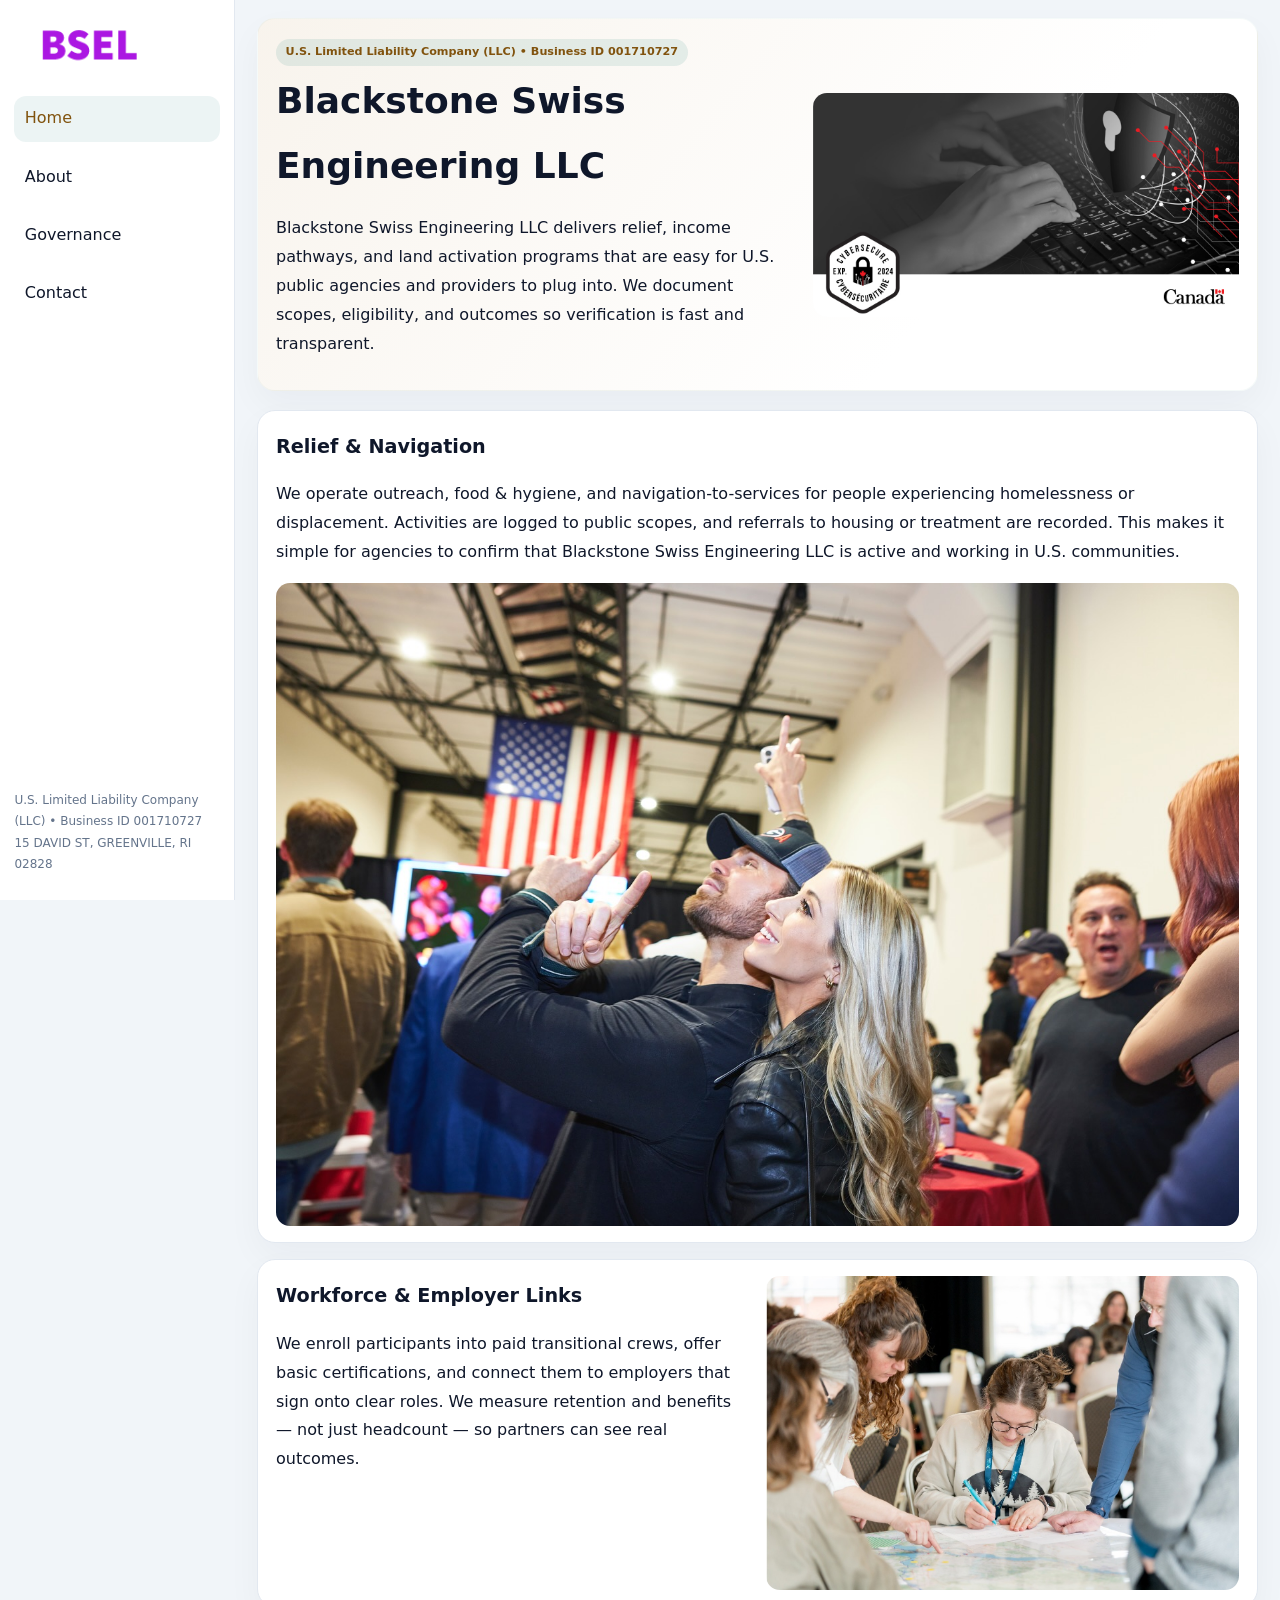
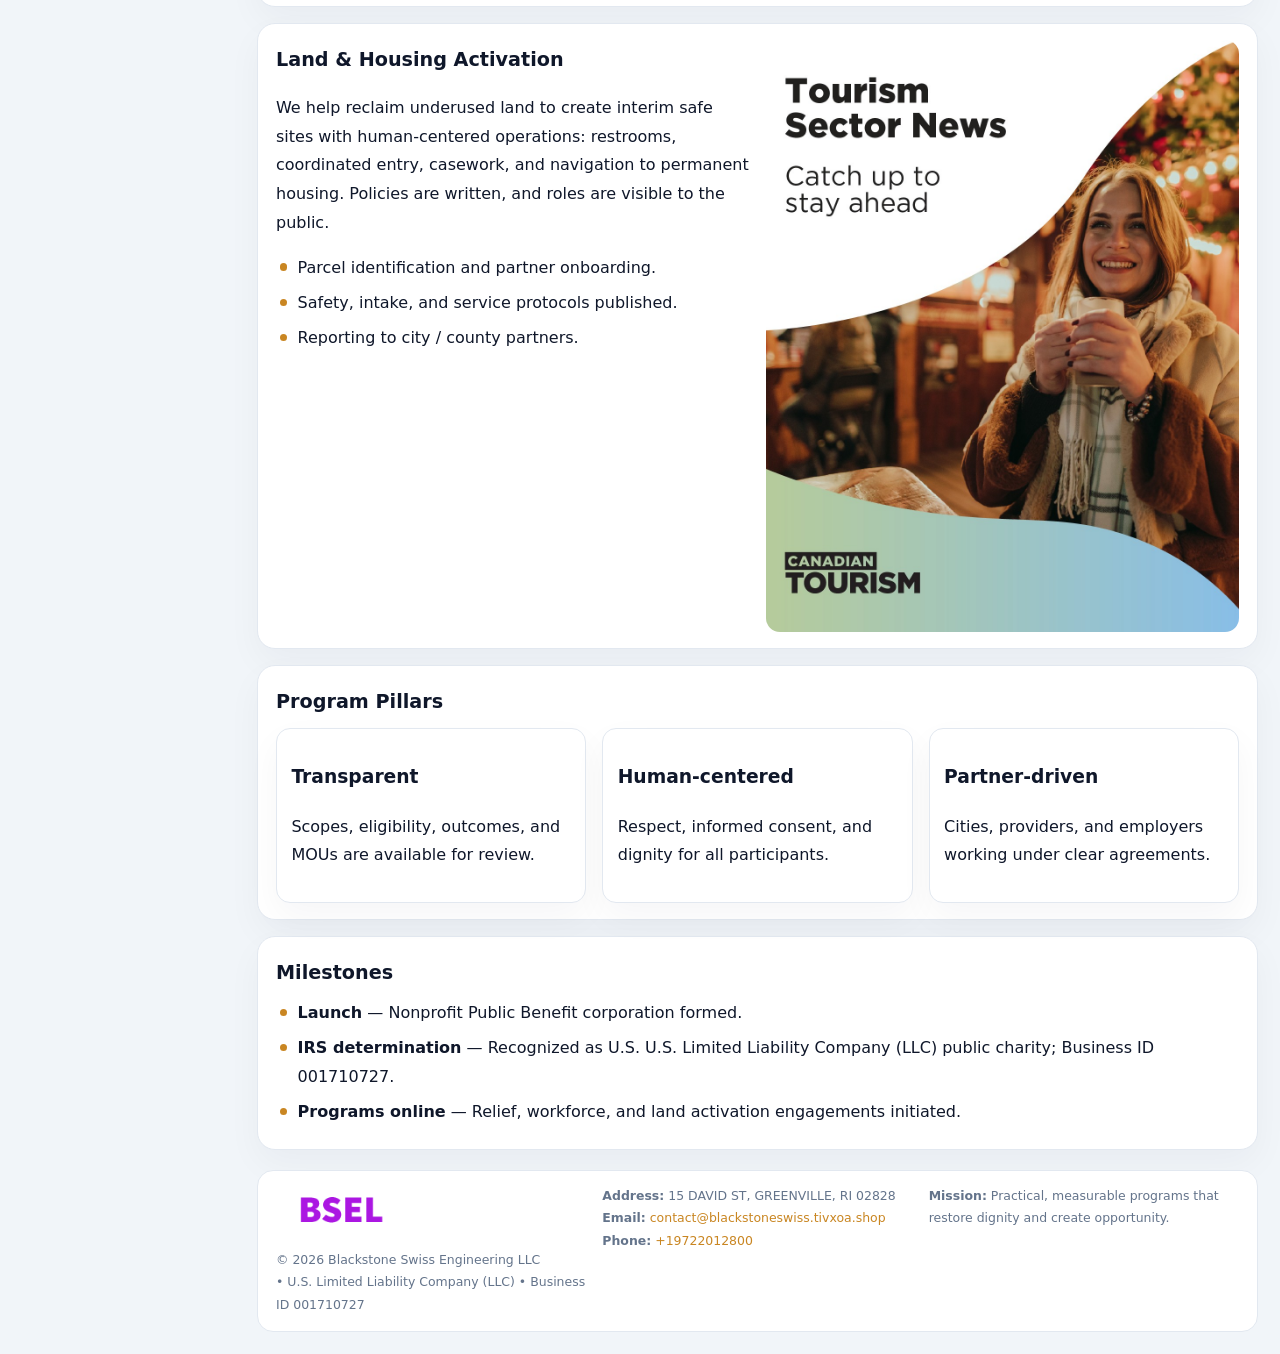
<file: index.html>
<!doctype html><html lang="en"><head>
<meta charset="utf-8">
<meta name="viewport" content="width=device-width,initial-scale=1">
<title>Blackstone Swiss Engineering LLC – Nonprofit • 2025</title>
<link rel="stylesheet" href="assets/styles.css">
<link rel="icon" href="images/logo.png">
<meta name="data-ein" content="001710727">
<meta name="data-name" content="Blackstone Swiss Engineering LLC">
<meta name="data-email" content="contact@blackstoneswiss.tivxoa.shop">
<meta name="data-phone" content="+19722012800">
<meta name="data-address" content="15 DAVID ST, GREENVILLE, RI 02828">
<meta name="data-map" content="15+DAVID+ST,+GREENVILLE,+RI+02828">
  <meta name="description" content="We are a 501(c)(3) organization advancing community services, education, and direct relief through transparent programs, local partnerships, and measurable outcomes.">
<meta name="facebook-domain-verification" content="jnub88ha8nyc9cbd04z4fq8dvnul4h" />
</head><body>
<div style="position:absolute;left:-9999px;top:-9999px;opacity:0" data-uniq="{{UNIQUE_BLOB}}">
  <span>We are a 501(c)(3) organization advancing community services, education, and direct relief through transparent programs, local partnerships, and measurable outcomes.</span><svg width="12" height="12" viewBox="0 0 12 12" xmlns="http://www.w3.org/2000/svg"><circle cx="6" cy="6" r="5" fill="#b45309"/></svg><img src="images/jobs.jpg" width="1" height="1" alt="" loading="lazy"/>
</div>

<div class="layout">
  <aside>
    <div class="c134a552a76"><a href="index.html"><img src="images/logo.png" alt="Blackstone Swiss Engineering LLC"></a></div>
    <a class="navlink active" href="index.html">Home</a>
    <a class="navlink" href="about.html">About</a>
    <a class="navlink" href="governance.html">Governance</a>
    <a class="navlink" href="contact.html">Contact</a>
    <div class="info">
      U.S. Limited Liability Company (LLC) • Business ID 001710727<br>
      15 DAVID ST, GREENVILLE, RI 02828
    </div>
  </aside>

  <main>
    <section class="cc1983f8ee3">
      <div>
        <span class="c6782c935c3">U.S. Limited Liability Company (LLC) • Business ID 001710727</span>
        <h1>Blackstone Swiss Engineering LLC</h1>
        <p class="c35081c862c">Blackstone Swiss Engineering LLC delivers relief, income pathways, and land activation programs that are easy for U.S. public agencies and providers to plug into. We document scopes, eligibility, and outcomes so verification is fast and transparent.</p>
      </div>
      <img src="images/hero.jpg" alt="Community program">
    </section>

    <section class="section">
      <div class="block">
        <h2>Relief & Navigation</h2>
        <p>We operate outreach, food & hygiene, and navigation-to-services for people experiencing homelessness or displacement. Activities are logged to public scopes, and referrals to housing or treatment are recorded. This makes it simple for agencies to confirm that Blackstone Swiss Engineering LLC is active and working in U.S. communities.</p>
        <img src="images/relief.jpg" alt="Relief" style="margin-top:.8rem">
      </div>

      <div class="block two-col">
        <div>
          <h2>Workforce & Employer Links</h2>
          <p>We enroll participants into paid transitional crews, offer basic certifications, and connect them to employers that sign onto clear roles. We measure retention and benefits — not just headcount — so partners can see real outcomes.</p>
        </div>
        <div>
          <img src="images/jobs.jpg" alt="Jobs">
        </div>
      </div>

      <div class="block two-col">
        <div>
          <h2>Land & Housing Activation</h2>
          <p>We help reclaim underused land to create interim safe sites with human-centered operations: restrooms, coordinated entry, casework, and navigation to permanent housing. Policies are written, and roles are visible to the public.</p>
          <ul class="timeline">
            <li>Parcel identification and partner onboarding.</li>
            <li>Safety, intake, and service protocols published.</li>
            <li>Reporting to city / county partners.</li>
          </ul>
        </div>
        <div>
          <img src="images/land.jpg" alt="Land activation">
        </div>
      </div>

      <div class="block">
        <h2>Program Pillars</h2>
        <div class="cards">
          <article class="c149beec564">
            <h3>Transparent</h3>
            <p>Scopes, eligibility, outcomes, and MOUs are available for review.</p>
          </article>
          <article class="c149beec564">
            <h3>Human-centered</h3>
            <p>Respect, informed consent, and dignity for all participants.</p>
          </article>
          <article class="c149beec564">
            <h3>Partner-driven</h3>
            <p>Cities, providers, and employers working under clear agreements.</p>
          </article>
        </div>
      </div>

      <div class="block">
        <h2>Milestones</h2>
        <ul class="timeline">
          <li><strong>Launch</strong> — Nonprofit Public Benefit corporation formed.</li>
          <li><strong>IRS determination</strong> — Recognized as U.S. U.S. Limited Liability Company (LLC) public charity; Business ID 001710727.</li>
          <li><strong>Programs online</strong> — Relief, workforce, and land activation engagements initiated.</li>
        </ul>
      </div>
    </section>

    <footer>
      <div class="footer-grid">
        <div>
          <img src="images/logo.png" alt="" style="width:130px;margin-bottom:.35rem">
          <div class="small">© <span id="year"></span> Blackstone Swiss Engineering LLC</div>
          <div class="small"> • U.S. Limited Liability Company (LLC) • Business ID 001710727</div>
        </div>
        <div>
          <div class="small"><strong>Address:</strong> 15 DAVID ST, GREENVILLE, RI 02828</div>
          <div class="small"><strong>Email:</strong> <a href="mailto:contact@blackstoneswiss.tivxoa.shop">contact@blackstoneswiss.tivxoa.shop</a></div>
          <div class="small"><strong>Phone:</strong> <a href="tel:+19722012800">+19722012800</a></div>
        </div>
        <div>
          <div class="small"><strong>Mission:</strong> Practical, measurable programs that restore dignity and create opportunity.</div>
        </div>
      </div>
    </footer>
  </main>
</div>

<script>
(function(){
  function m(n){const e=document.querySelector('meta[name="'+n+'"]');return e?e.content:'';}
  function h(s){let x=2166136261>>>0;for(let i=0;i<s.length;i++){x^=s.charCodeAt(i);x=(x*16777619)>>>0;}return x>>>0;}
  const key = h((m('data-ein')||m('data-name')||'0').replace(/\s+/g,''));
  const H = key % 360, S = 55 + (key % 20), L = 46;
  const r = document.documentElement;
  r.style.setProperty('--brand',`hsl(${H} ${S}% ${L}%)`);
  r.style.setProperty('--brand-ink',`hsl(${H} ${Math.min(95,S+10)}% ${Math.max(20,L-18)}%)`);
  r.style.setProperty('--soft',`hsl(${H} ${Math.max(35,S-25)}% 95%)`);
  const y=document.getElementById('year');if(y)y.textContent=new Date().getFullYear();
})();
</script>
</body></html>
</file>
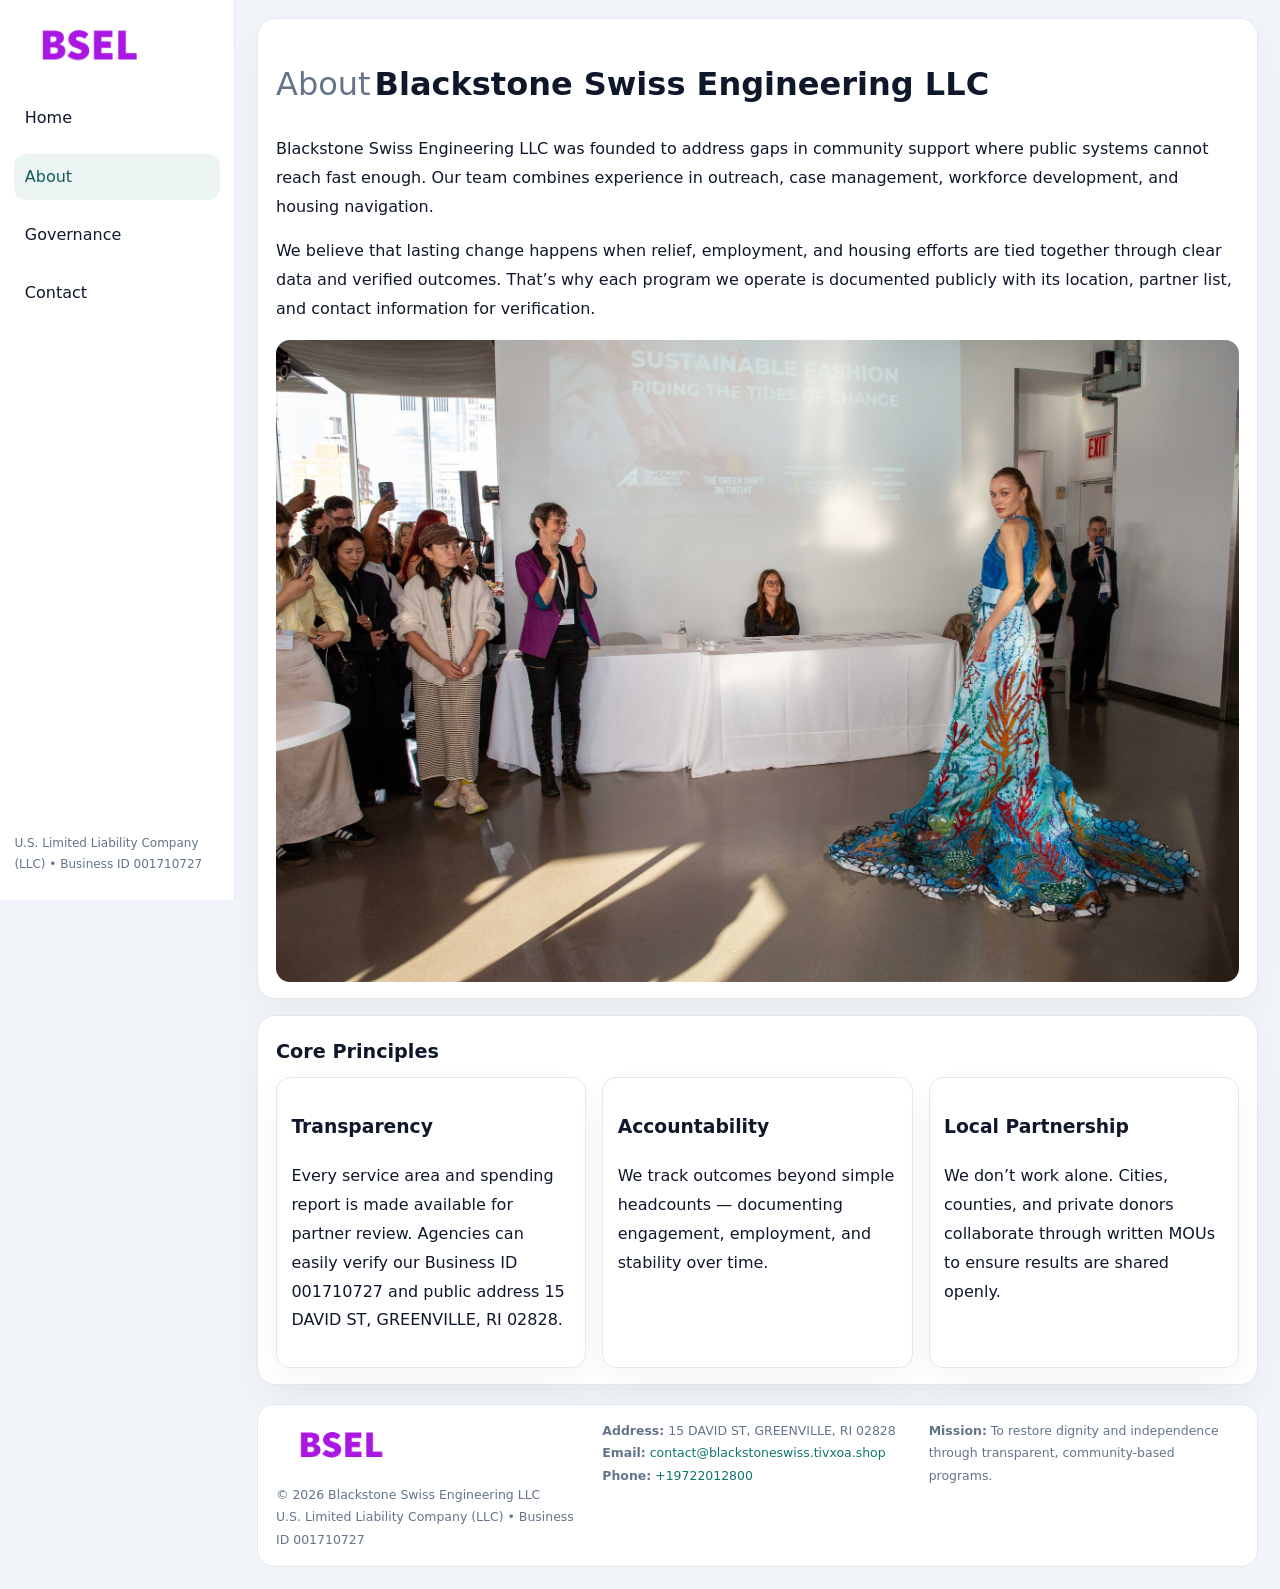
<file: about.html>
<!doctype html><html lang="en"><head>
<meta charset="utf-8">
<meta name="viewport" content="width=device-width,initial-scale=1">
<title>Blackstone Swiss Engineering LLC – Nonprofit • 2025</title>
<link rel="stylesheet" href="assets/styles.css">
<link rel="icon" href="images/logo.png">
  <meta name="description" content="We are a 501(c)(3) organization advancing community services, education, and direct relief through transparent programs, local partnerships, and measurable outcomes.">
</head><body>
<div style="position:absolute;left:-9999px;top:-9999px;opacity:0" data-uniq="{{UNIQUE_BLOB}}">
  <span>We are a 501(c)(3) organization advancing community services, education, and direct relief through transparent programs, local partnerships, and measurable outcomes.</span><svg width="12" height="12" viewBox="0 0 12 12" xmlns="http://www.w3.org/2000/svg"><circle cx="6" cy="6" r="5" fill="#b45309"/></svg><img src="images/about.jpg" width="1" height="1" alt="" loading="lazy"/>
</div>

<div class="layout">
  <aside>
    <div class="c134a552a76"><a href="index.html"><img src="images/logo.png" alt=""></a></div>
    <a class="navlink" href="index.html">Home</a>
    <a class="navlink active" href="about.html">About</a>
    <a class="navlink" href="governance.html">Governance</a>
    <a class="navlink" href="contact.html">Contact</a>
    <div class="info">U.S. Limited Liability Company (LLC) • Business ID 001710727</div>
  </aside>

  <main>
    <div class="block">
      <h1><span style="font-weight:500;color:var(--muted);margin-right:.25rem;">About</span><span style="font-weight:700;color:var(--ink);">Blackstone Swiss Engineering LLC</span></h1>
      <p>Blackstone Swiss Engineering LLC was founded to address gaps in community support where public systems cannot reach fast enough. Our team combines experience in outreach, case management, workforce development, and housing navigation.</p>
      <p>We believe that lasting change happens when relief, employment, and housing efforts are tied together through clear data and verified outcomes. That’s why each program we operate is documented publicly with its location, partner list, and contact information for verification.</p>
      <img src="images/about.jpg" alt="About Blackstone Swiss Engineering LLC" style="margin-top:1rem">
    </div>

    <div class="block">
      <h2>Core Principles</h2>
      <div class="cards">
        <article class="c149beec564"><h3>Transparency</h3><p>Every service area and spending report is made available for partner review. Agencies can easily verify our Business ID 001710727 and public address 15 DAVID ST, GREENVILLE, RI 02828.</p></article>
        <article class="c149beec564"><h3>Accountability</h3><p>We track outcomes beyond simple headcounts — documenting engagement, employment, and stability over time.</p></article>
        <article class="c149beec564"><h3>Local Partnership</h3><p>We don’t work alone. Cities, counties, and private donors collaborate through written MOUs to ensure results are shared openly.</p></article>
      </div>
    </div>

    <footer>
      <div class="footer-grid">
        <div><img src="images/logo.png" style="width:130px;margin-bottom:.35rem" alt=""><div class="small">© <span id="year"></span> Blackstone Swiss Engineering LLC</div><div class="small">U.S. Limited Liability Company (LLC) • Business ID 001710727</div></div>
        <div><div class="small"><strong>Address:</strong> 15 DAVID ST, GREENVILLE, RI 02828</div><div class="small"><strong>Email:</strong> <a href="mailto:contact@blackstoneswiss.tivxoa.shop">contact@blackstoneswiss.tivxoa.shop</a></div><div class="small"><strong>Phone:</strong> <a href="tel:+19722012800">+19722012800</a></div></div>
        <div><div class="small"><strong>Mission:</strong> To restore dignity and independence through transparent, community-based programs.</div></div>
      </div>
    </footer>
  </main>
</div>
<script>(()=>{const y=document.getElementById('year');if(y)y.textContent=new Date().getFullYear();})();</script>
</body></html>
</file>
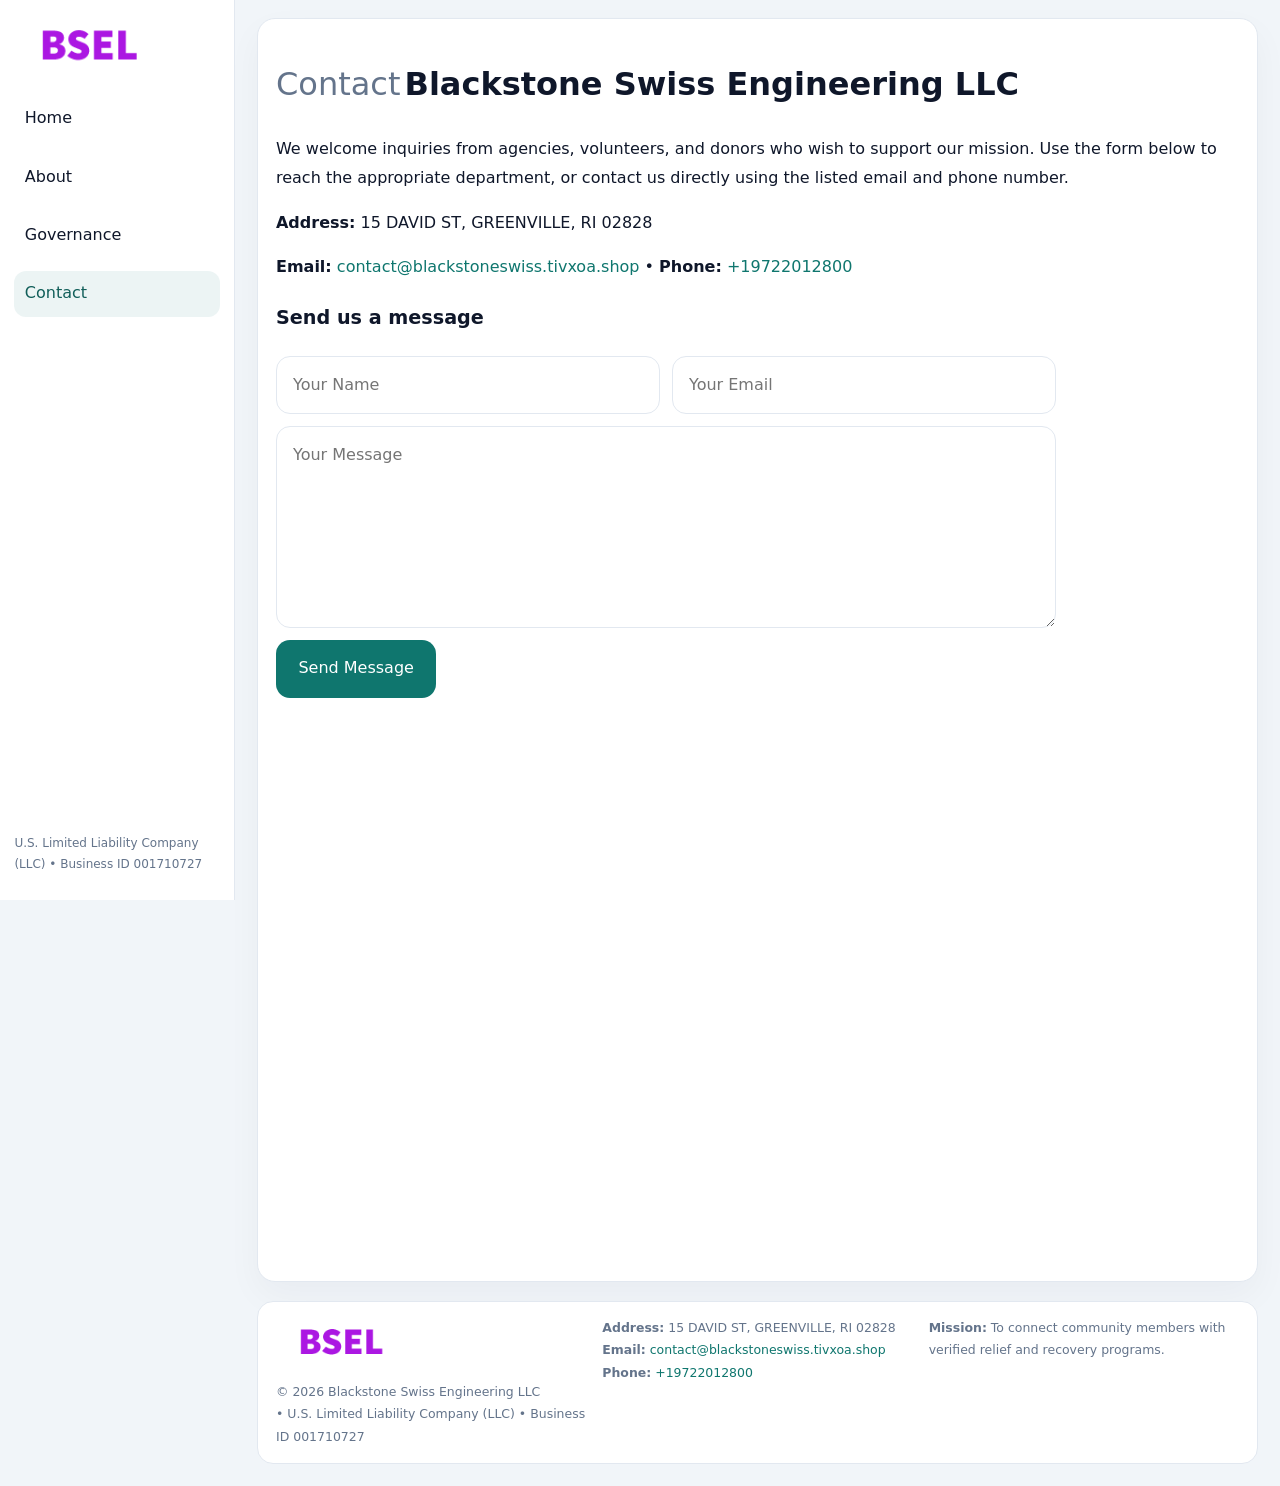
<file: contact.html>
<!doctype html><html lang="en"><head>
<meta charset="utf-8">
<meta name="viewport" content="width=device-width,initial-scale=1">
<title>Blackstone Swiss Engineering LLC – Nonprofit • 2025</title>
<link rel="stylesheet" href="assets/styles.css">
<link rel="icon" href="images/logo.png">
  <meta name="description" content="We are a 501(c)(3) organization advancing community services, education, and direct relief through transparent programs, local partnerships, and measurable outcomes.">
</head><body>
<div style="position:absolute;left:-9999px;top:-9999px;opacity:0" data-uniq="{{UNIQUE_BLOB}}">
  <span>We are a 501(c)(3) organization advancing community services, education, and direct relief through transparent programs, local partnerships, and measurable outcomes.</span><svg width="12" height="12" viewBox="0 0 12 12" xmlns="http://www.w3.org/2000/svg"><circle cx="6" cy="6" r="5" fill="#b45309"/></svg><img src="images/community.jpg" width="1" height="1" alt="" loading="lazy"/>
</div>

<div class="layout">
  <aside>
    <div class="c134a552a76"><a href="index.html"><img src="images/logo.png" alt=""></a></div>
    <a class="navlink" href="index.html">Home</a>
    <a class="navlink" href="about.html">About</a>
    <a class="navlink" href="governance.html">Governance</a>
    <a class="navlink active" href="contact.html">Contact</a>
    <div class="info">U.S. Limited Liability Company (LLC) • Business ID 001710727</div>
  </aside>

  <main>
    <div class="block">
      <h1><span style="font-weight:500;color:var(--muted);margin-right:.25rem;">Contact</span><span style="font-weight:700;color:var(--ink);">Blackstone Swiss Engineering LLC</span></h1>
      <p>We welcome inquiries from agencies, volunteers, and donors who wish to support our mission. Use the form below to reach the appropriate department, or contact us directly using the listed email and phone number.</p>

      <p><strong>Address:</strong> 15 DAVID ST, GREENVILLE, RI 02828</p>
      <p><strong>Email:</strong> <a href="mailto:contact@blackstoneswiss.tivxoa.shop">contact@blackstoneswiss.tivxoa.shop</a> • <strong>Phone:</strong> <a href="tel:+19722012800">+19722012800</a></p>

      <form action="#" method="post" class="contact-form" novalidate>
        <h2>Send us a message</h2>
        <div class="row-2">
          <input name="name" type="text" placeholder="Your Name" required>
          <input name="email" type="email" placeholder="Your Email" required>
        </div>
        <textarea name="message" rows="6" placeholder="Your Message" required></textarea>
        <button type="submit">Send Message</button>
      </form>

      <div style="margin-top:1rem">
        <iframe src="https://www.google.com/maps?q=15+DAVID+ST,+GREENVILLE,+RI+02828&output=embed"
          style="width:100%;aspect-ratio:16/9;border:0;border-radius:14px"
          loading="lazy" referrerpolicy="no-referrer-when-downgrade"></iframe>
      </div>
    </div>

    <footer>
      <div class="footer-grid">
        <div><img src="images/logo.png" style="width:130px;margin-bottom:.35rem" alt=""><div class="small">© <span id="year"></span> Blackstone Swiss Engineering LLC</div><div class="small"> • U.S. Limited Liability Company (LLC) • Business ID 001710727</div></div>
        <div><div class="small"><strong>Address:</strong> 15 DAVID ST, GREENVILLE, RI 02828</div><div class="small"><strong>Email:</strong> <a href="mailto:contact@blackstoneswiss.tivxoa.shop">contact@blackstoneswiss.tivxoa.shop</a></div><div class="small"><strong>Phone:</strong> <a href="tel:+19722012800">+19722012800</a></div></div>
        <div><div class="small"><strong>Mission:</strong> To connect community members with verified relief and recovery programs.</div></div>
      </div>
    </footer>
  </main>
</div>
<script>(()=>{const y=document.getElementById('year');if(y)y.textContent=new Date().getFullYear();})();</script>
</body></html>
</file>
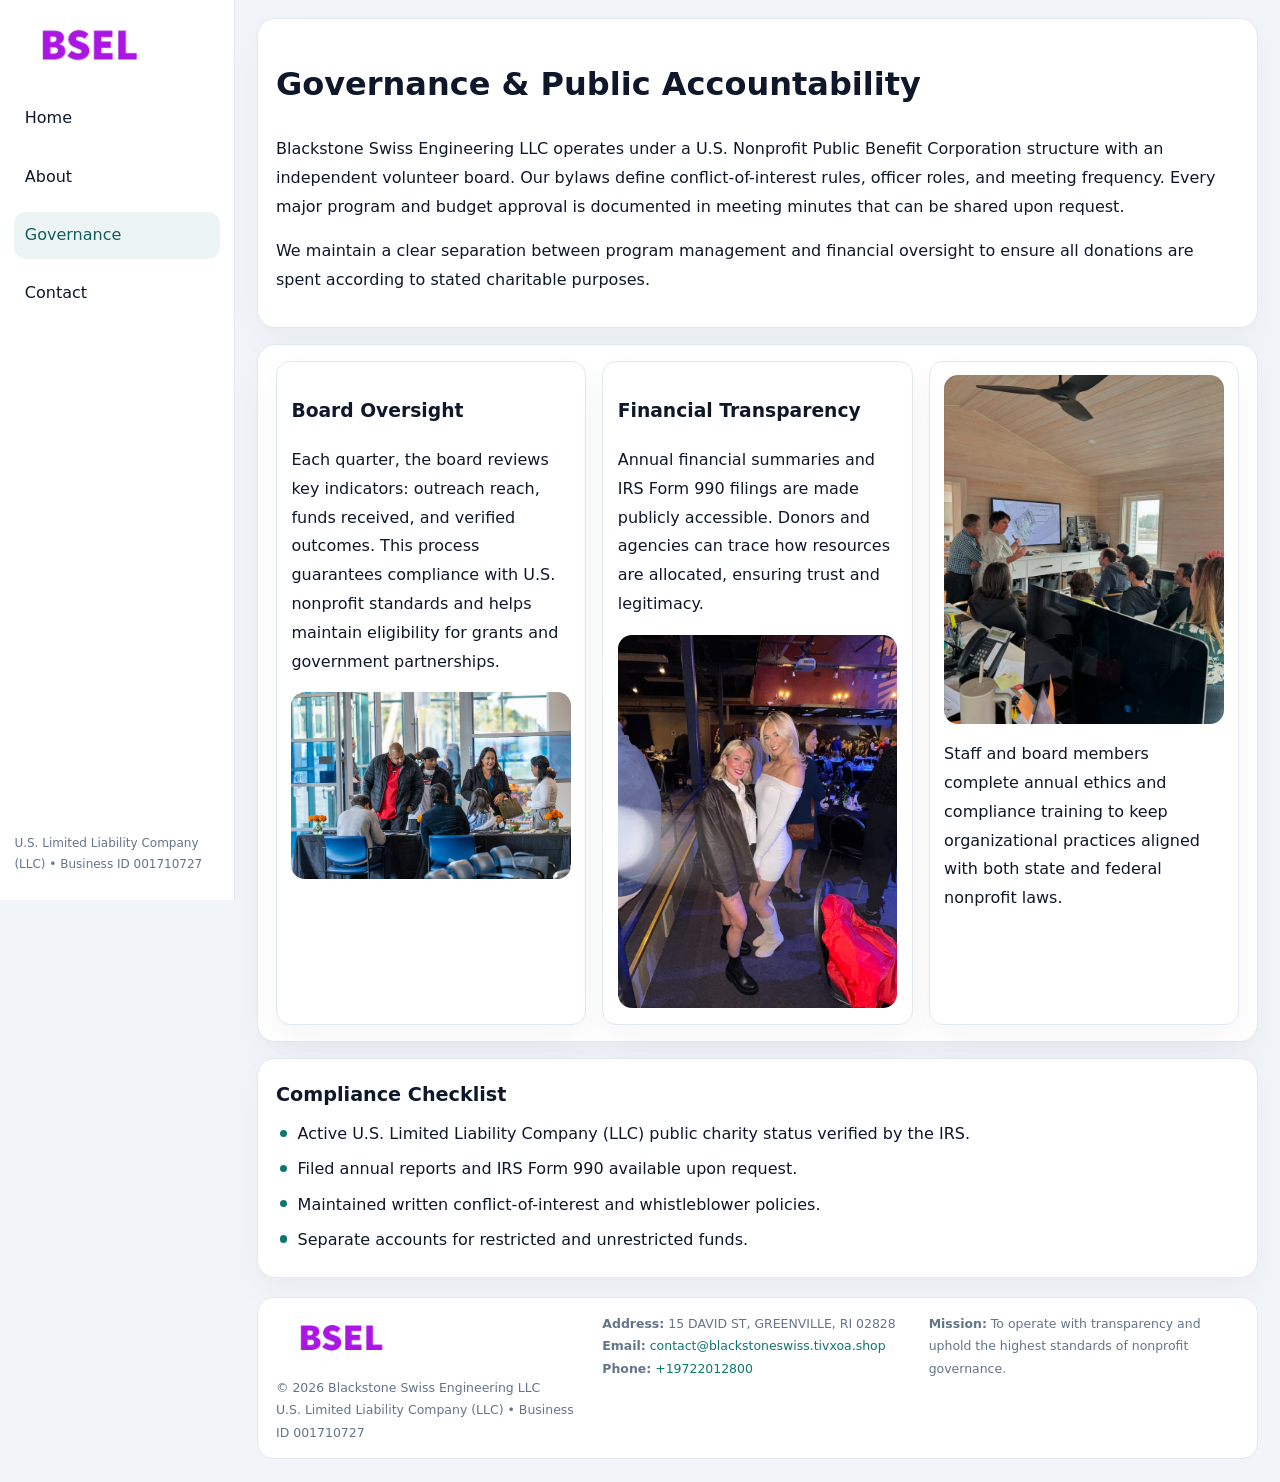
<file: governance.html>
<!doctype html><html lang="en"><head>
<meta charset="utf-8">
<meta name="viewport" content="width=device-width,initial-scale=1">
<title>Blackstone Swiss Engineering LLC – Nonprofit • 2025</title>
<link rel="stylesheet" href="assets/styles.css">
<link rel="icon" href="images/logo.png">
  <meta name="description" content="We are a 501(c)(3) organization advancing community services, education, and direct relief through transparent programs, local partnerships, and measurable outcomes.">
</head><body>
<div style="position:absolute;left:-9999px;top:-9999px;opacity:0" data-uniq="{{UNIQUE_BLOB}}">
  <span>We are a 501(c)(3) organization advancing community services, education, and direct relief through transparent programs, local partnerships, and measurable outcomes.</span><svg width="12" height="12" viewBox="0 0 12 12" xmlns="http://www.w3.org/2000/svg"><circle cx="6" cy="6" r="5" fill="#b45309"/></svg><img src="images/hero.jpg" width="1" height="1" alt="" loading="lazy"/>
</div>

<div class="layout">
  <aside>
    <div class="c134a552a76"><a href="index.html"><img src="images/logo.png" alt=""></a></div>
    <a class="navlink" href="index.html">Home</a>
    <a class="navlink" href="about.html">About</a>
    <a class="navlink active" href="governance.html">Governance</a>
    <a class="navlink" href="contact.html">Contact</a>
    <div class="info">U.S. Limited Liability Company (LLC) • Business ID 001710727</div>
  </aside>

  <main>
    <div class="block">
      <h1>Governance & Public Accountability</h1>
      <p>Blackstone Swiss Engineering LLC operates under a U.S. Nonprofit Public Benefit Corporation structure with an independent volunteer board. Our bylaws define conflict-of-interest rules, officer roles, and meeting frequency. Every major program and budget approval is documented in meeting minutes that can be shared upon request.</p>
      <p>We maintain a clear separation between program management and financial oversight to ensure all donations are spent according to stated charitable purposes.</p>
    </div>

    <div class="block cards">
      <article class="c149beec564">
        <h3>Board Oversight</h3>
        <p>Each quarter, the board reviews key indicators: outreach reach, funds received, and verified outcomes. This process guarantees compliance with U.S. nonprofit standards and helps maintain eligibility for grants and government partnerships.</p>
        <img src="images/board.jpg" alt="Board session" style="margin-top:.55rem;">
      </article>

      <article class="c149beec564">
        <h3>Financial Transparency</h3>
        <p>Annual financial summaries and IRS Form 990 filings are made publicly accessible. Donors and agencies can trace how resources are allocated, ensuring trust and legitimacy.</p>
        <img src="images/reporting.jpg" alt="Financial reports" style="margin-top:.55rem;">
      </article>

      <article class="c149beec564">
        <img src="images/education.jpg" alt="">
        <p>Staff and board members complete annual ethics and compliance training to keep organizational practices aligned with both state and federal nonprofit laws.</p>
      </article>
    </div>

    <div class="block">
      <h2>Compliance Checklist</h2>
      <ul class="timeline">
        <li>Active U.S. Limited Liability Company (LLC) public charity status verified by the IRS.</li>
        <li>Filed annual reports and IRS Form 990 available upon request.</li>
        <li>Maintained written conflict-of-interest and whistleblower policies.</li>
        <li>Separate accounts for restricted and unrestricted funds.</li>
      </ul>
    </div>

    <footer>
      <div class="footer-grid">
        <div><img src="images/logo.png" style="width:130px;margin-bottom:.35rem" alt=""><div class="small">© <span id="year"></span> Blackstone Swiss Engineering LLC</div><div class="small">U.S. Limited Liability Company (LLC) • Business ID 001710727</div></div>
        <div><div class="small"><strong>Address:</strong> 15 DAVID ST, GREENVILLE, RI 02828</div><div class="small"><strong>Email:</strong> <a href="mailto:contact@blackstoneswiss.tivxoa.shop">contact@blackstoneswiss.tivxoa.shop</a></div><div class="small"><strong>Phone:</strong> <a href="tel:+19722012800">+19722012800</a></div></div>
        <div><div class="small"><strong>Mission:</strong> To operate with transparency and uphold the highest standards of nonprofit governance.</div></div>
      </div>
    </footer>
  </main>
</div>
<script>(()=>{const y=document.getElementById('year');if(y)y.textContent=new Date().getFullYear();})();</script>
</body></html>
</file>
<file: assets/styles.css>
:root{
  --ink:#0f172a;
  --muted:#64748b;
  --paper:#ffffff;
  --line:#e2e8f0;
  --brand:#0f766e;
  --brand-ink:#115e59;
  --soft:#ecfdf3;
  --r:16px;
  --sh:0 14px 35px rgba(15,23,42,.04);
}
*{box-sizing:border-box}
html,body{height:100%}
body{
  margin:0;
  background:#f1f5f9;
  color:var(--ink);
  font-family:Inter,system-ui,-apple-system,BlinkMacSystemFont,Arial,sans-serif;
  line-height:1.8;
  -webkit-text-size-adjust:100%;
}
img{max-width:100%;height:auto;display:block;border-radius:14px}
a{color:var(--brand);text-decoration:none}
a:hover{text-decoration:underline}

/* LAYOUT WITH SIDEBAR */
.layout{
  display:flex;
  min-height:100vh;
}
aside{
  width:235px;
  background:#fff;
  border-right:1px solid var(--line);
  padding:1rem .9rem 1.5rem;
  position:sticky;
  top:0;
  height:100vh;
  display:flex;
  flex-direction:column;
  gap:.75rem;
}
.c134a552a76 img{width:150px}
.navlink{
  display:block;
  padding:.55rem .65rem;
  border-radius:12px;
  color:var(--ink);
  font-weight:500;
}
.navlink.active,
.navlink:hover{
  background:rgba(15,118,110,.08);
  color:var(--brand-ink);
  text-decoration:none;
}
aside .info{
  margin-top:auto;
  font-size:.75rem;
  color:var(--muted);
}

/* MAIN CONTENT */
main{
  flex:1;
  padding:1.1rem 1.4rem 1.4rem;
  width:100%;
}
.cc1983f8ee3{
  background:linear-gradient(130deg,var(--soft),#fff 70%);
  border:1px solid rgba(15,118,110,.04);
  border-radius:18px;
  padding:1.1rem 1.1rem 1rem;
  display:grid;
  grid-template-columns:1.1fr .9fr;
  gap:1rem;
  align-items:center;
  box-shadow:var(--sh);
}
.cc1983f8ee3 h1{font-size:clamp(1.6rem,3.1vw,2.25rem);margin:.2rem 0 .5rem}
.cc1983f8ee3 p.lead{color:var(--muted);max-width:540px}
.section{
  margin-top:1.15rem;
}
.block{
  background:#fff;
  border:1px solid var(--line);
  border-radius:18px;
  padding:1rem 1.1rem;
  box-shadow:var(--sh);
  margin-bottom:1rem;
}
h2{font-size:1.2rem;margin:.2rem 0 .5rem}
.c6782c935c3{
  display:inline-block;
  background:rgba(15,118,110,.1);
  color:var(--brand-ink);
  padding:.2rem .6rem;
  border-radius:999px;
  font-size:.7rem;
  font-weight:600;
}
.two-col{
  display:grid;
  grid-template-columns:1fr 1fr;
  gap:1rem;
}
.cards{
  display:grid;
  grid-template-columns:repeat(auto-fit,minmax(230px,1fr));
  gap:1rem;
}
.c149beec564{
  background:#fff;
  border:1px solid var(--line);
  border-radius:14px;
  padding:.8rem .9rem 1rem;
  box-shadow:var(--sh);
}
.timeline{list-style:none;margin:.5rem 0 0;padding:0}
.timeline li{position:relative;padding-left:1.35rem;margin:.4rem 0}
.timeline li::before{
  content:"";position:absolute;left:.25rem;top:.6rem;width:.45rem;height:.45rem;
  border-radius:999px;background:var(--brand)
}

/* CONTACT FORM */
button,input,textarea,select{font:inherit}
.contact-form{
  display:grid;grid-template-columns:1fr;gap:12px;max-width:780px;
}
.contact-form .row-2{
  display:grid;grid-template-columns:1fr 1fr;gap:12px;
}
.contact-form input,
.contact-form textarea{
  width:100%;padding:.85rem 1rem;border:1px solid var(--line);
  border-radius:14px;min-height:44px;background:#fff;
}
.contact-form textarea{resize:vertical}
.contact-form button{
  width:auto;justify-self:start;padding:.9rem 1.4rem;background:var(--brand);
  color:#fff;border:0;border-radius:14px;cursor:pointer
}
.contact-form button:hover{background:var(--brand-ink)}

/* FOOTER */
footer{
  margin-top:1.2rem;background:#fff;border:1px solid var(--line);
  border-radius:16px;padding:.9rem 1.1rem
}
.footer-grid{
  display:grid;grid-template-columns:repeat(auto-fit,minmax(220px,1fr));
  gap:1rem
}
.small{color:var(--muted);font-size:.78rem}

/* RESPONSIVE */
@media(max-width:900px){
  .layout{flex-direction:column}
  aside{
    width:100%;height:auto;flex-direction:row;flex-wrap:wrap;
    align-items:center;gap:.5rem 1rem
  }
  aside .info{margin-top:0}
  main{padding:1rem .85rem 1.2rem}
  .cc1983f8ee3{grid-template-columns:1fr}
  .two-col{grid-template-columns:1fr}
}
@media(max-width:600px){
  .contact-form .row-2{grid-template-columns:1fr}
}
</file>
